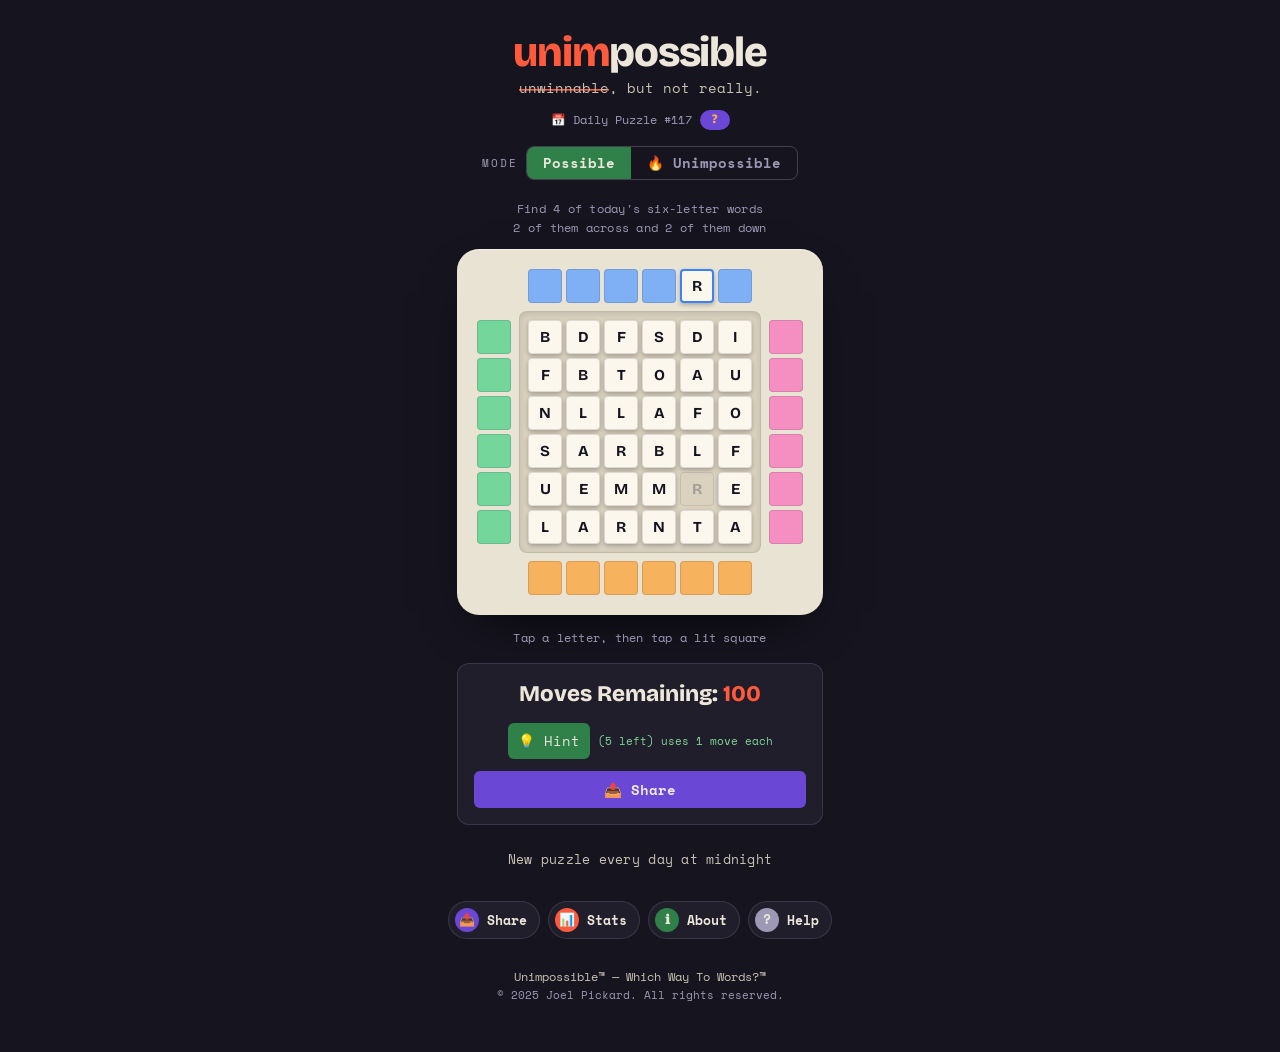
<file: index.html>
<!DOCTYPE html>
<html lang="en">
<head>
<meta charset="UTF-8">
<meta name="viewport" content="width=device-width, initial-scale=1.0">
<title>Unimpossible — Daily Word Puzzle</title>
<meta name="description" content="Probably the hardest word puzzle in the whole wide world. A daily word game from the creator of Directionary.">

<!-- PWA / installable web app -->
<link rel="manifest" href="manifest.json">
<meta name="theme-color" content="#16141F">
<link rel="icon" type="image/png" sizes="32x32" href="images/favicon-32.png">

<!-- iOS ignores the manifest for home-screen behaviour and needs its own tags -->
<link rel="apple-touch-icon" href="images/icon-180.png">
<meta name="apple-mobile-web-app-capable" content="yes">
<meta name="mobile-web-app-capable" content="yes">
<meta name="apple-mobile-web-app-status-bar-style" content="black-translucent">
<meta name="apple-mobile-web-app-title" content="Unimpossible">
<link rel="preconnect" href="https://fonts.googleapis.com">
<link rel="preconnect" href="https://fonts.gstatic.com" crossorigin>
<link href="https://fonts.googleapis.com/css2?family=Bricolage+Grotesque:opsz,wght@12..96,700;12..96,800&family=Space+Mono:wght@400;700&display=swap" rel="stylesheet">
<link rel="stylesheet" href="game/styles.css">
</head>
<body>

  <!-- header -->
  <h1 class="wordmark"><span class="c">unim</span><span class="bone">possible</span></h1>
  <div class="tagline"><span class="strike">unwinnable</span>, but not really.</div>
  <div class="puzzle-line">
    <span>&#128197;</span>
    <span id="dev-unlock">Daily Puzzle #<span id="puzzle-number">0</span></span>
    <button class="help-pill" id="help-pill" aria-label="How to play">?</button>
  </div>

  <!-- mode toggle -->
  <div class="mode-row">
    <span class="mode-label">Mode <span id="mode-lock">&#128274; locked</span></span>
    <div class="toggle" id="toggle-wrap">
      <button id="mode-possible">Possible</button>
      <button id="mode-unimpossible">&#128293; Unimpossible</button>
    </div>
  </div>

  <!-- what you're trying to do — sits above the board -->
  <div class="goal-line goal-main">Find 4 of today's six-letter words</div>
  <div class="goal-line goal-sub">2 of them across and 2 of them down</div>

  <!-- board + panel share a column so the panel matches the board's width -->
  <div class="stack">

    <!-- board: top lane / [left | grid | right] / bottom lane -->
    <div class="board">
      <div class="lane-h" id="lane-top"></div>
      <div class="mid-row">
        <div class="lane-v" id="lane-left"></div>
        <div class="grid" id="grid"></div>
        <div class="lane-v" id="lane-right"></div>
      </div>
      <div class="lane-h" id="lane-bottom"></div>
    </div>

    <!-- inline instruction: teaches the tap mechanic in place -->
    <div class="how-line">Tap a letter, then tap a lit square</div>

    <!-- score panel -->
    <div class="panel">
      <div class="moves-line">Moves Remaining: <span class="c" id="score-value">100</span></div>
      <div id="middle-slot"></div>
      <button class="btn-panel-share rise" id="panel-share">&#128228; Share</button>
    </div>

  </div>

  <!-- daily note — sits above the pills so it reads as information, not boilerplate -->
  <div class="daily-note">New puzzle every day at midnight</div>

  <!-- footer -->
  <div class="footer">
    <button class="pill share rise" id="foot-share"><span class="badge">&#128228;</span>Share</button>
    <button class="pill stats rise" id="foot-stats"><span class="badge">&#128202;</span>Stats</button>
    <button class="pill about rise" id="foot-about"><span class="badge">&#8505;</span>About</button>
    <button class="pill help rise" id="foot-help"><span class="badge">?</span>Help</button>
  </div>

  <!-- page footer / copyright -->
  <footer class="page-footer">
    <div class="footer-mark">Unimpossible&trade; &mdash; Which Way To Words?&trade;</div>
    <div class="footer-copy">&copy; 2025 Joel Pickard. All rights reserved.</div>
  </footer>

  <!-- dev panel — hidden until unlocked by 3 quick taps on "Daily Puzzle" -->
  <button class="dev-toggle" id="dev-toggle" hidden>&#128295; Dev Panel</button>
  <div class="dev-panel" id="dev-panel">
    <button id="dev-new">New Test Puzzle</button>
    <button id="dev-answers">Show Answers</button>
    <button id="dev-test">Test 20 (win + trap-free)</button>
    <div id="dev-answers-out"></div>
    <div id="dev-result"></div>
  </div>

  <!-- modal containers -->
  <div class="overlay" id="modal-overlay"></div>
  <div class="endgame" id="endgame"></div>

  <script src="game/game.js"></script>
  <script src="game/dev.js"></script>

  <!-- register the service worker (enables offline play + installability) -->
  <script>
    if ('serviceWorker' in navigator) {
      window.addEventListener('load', function () {
        navigator.serviceWorker.register('sw.js').catch(function () { /* non-fatal */ });
      });
    }
  </script>

  <!-- Google Analytics 4 (property: Unimpossible). Separate GA4 property from
       Directionary, so both show under one account without commingling data. -->
  <script async src="https://www.googletagmanager.com/gtag/js?id=G-T3J0FS7D3Q"></script>
  <script>
    window.dataLayer = window.dataLayer || [];
    function gtag(){dataLayer.push(arguments);}
    gtag('js', new Date());
    gtag('config', 'G-T3J0FS7D3Q');
  </script>
</body>
</html>
</file>
<file: game/styles.css>
/* ============================================================================
   UNIMPOSSIBLE — styles
   Brand: dark aubergine chrome, light bone play surface, ivory tiles.
   Fonts: Bricolage Grotesque (wordmark + letter tiles), Space Mono (UI text).
   ============================================================================ */

:root {
  --ink: #16141F;
  --ink-soft: #211E2C;
  --bone: #ECE7DA;
  --bone-dim: #C9C3B4;
  --coral: #FF5A3C;
  --lav: #9D99B5;
  --board: #E9E3D4;
  --well: #DAD2BF;
  --ivory: #FBF7EC;
  --green: #2F8049;
  --green-text: #7FD79A;
  --green-dim: #256B3B;
  --purple: #6A47D4;
  --crt-green: #1A5C42;
  --crt-amber: #FFC44D;
  --font-mark: 'Bricolage Grotesque', system-ui, sans-serif;
  --font-mono: 'Space Mono', ui-monospace, monospace;
}

* { margin: 0; padding: 0; box-sizing: border-box; }
html { -webkit-font-smoothing: antialiased; text-rendering: optimizeLegibility; }

body {
  background: var(--ink);
  color: var(--bone);
  font-family: var(--font-mono);
  min-height: 100vh;
  display: flex;
  flex-direction: column;
  align-items: center;
  padding: 32px 16px 48px;
}

/* ---- JTPgaming house style: hover rise on every button ------------------- */
.rise { transition: transform 0.15s ease, background 0.15s ease; }
.rise:hover:not(:disabled) { transform: translateY(-2px); }
.rise:active:not(:disabled) { transform: translateY(0); }
button { font-family: var(--font-mono); cursor: pointer; }
button:disabled { cursor: not-allowed; }

/* ---- header ------------------------------------------------------------- */
.wordmark {
  font-family: var(--font-mark);
  font-weight: 800;
  font-size: 2.6rem;
  letter-spacing: -0.03em;
  line-height: 1;
  margin-bottom: 4px;
}
.wordmark .c { color: var(--coral); }
.wordmark .bone { color: var(--bone); }

.tagline {
  font-size: 0.85rem;
  color: var(--bone-dim);
  margin-bottom: 12px;
}
/* The strike is drawn manually (not text-decoration) so its thickness and
   height can be controlled. Thickness is in em so it SCALES with the text —
   a fixed px line becomes overwhelming at small sizes and swallows the word. */
.strike {
  color: var(--bone-dim);
  background-image: linear-gradient(var(--coral), var(--coral));
  background-size: 100% 0.12em;
  background-position: 0 62%;
  background-repeat: no-repeat;
}

.puzzle-line {
  display: flex;
  align-items: center;
  gap: 8px;
  font-size: 0.72rem;
  color: var(--lav);
  margin-bottom: 16px;
}
.help-pill {
  background: var(--purple);
  color: #FFB347;
  border: none;
  border-radius: 999px;
  width: 30px;
  height: 20px;
  font-family: var(--font-mark);
  font-weight: 800;
  font-size: 0.8rem;
  line-height: 1;
  padding: 0;
  display: inline-flex;
  align-items: center;
  justify-content: center;
  transition: transform 0.15s ease;
}
.help-pill:hover { transform: scale(1.12); }
.help-pill:active { transform: scale(1.05); }

/* ---- mode toggle -------------------------------------------------------- */
.mode-row {
  display: flex;
  align-items: center;
  gap: 8px;
  margin-bottom: 20px;
}
.mode-label {
  font-size: 0.68rem;
  letter-spacing: 0.18em;
  text-transform: uppercase;
  color: var(--lav);
}
#mode-lock { text-transform: none; color: var(--bone-dim); }
.toggle {
  display: inline-flex;
  border-radius: 8px;
  overflow: hidden;
  border: 1px solid rgba(157,153,181,0.33);
}
.toggle.locked { opacity: 0.6; }
.toggle button {
  padding: 6px 16px;
  font-size: 0.85rem;
  font-weight: 600;
  background: transparent;
  color: var(--lav);
  border: none;
  white-space: nowrap;
  transition: background 0.15s, color 0.15s;
}
#mode-possible.active { background: var(--green); color: var(--bone); }
#mode-unimpossible.active { background: var(--coral); color: var(--bone); }

/* ---- board -------------------------------------------------------------- */
.board {
  background: var(--board);
  padding: 20px;
  border-radius: 22px;
  box-shadow: 0 20px 50px -24px #000, inset 0 1px 0 rgba(255,255,255,0.4);
  display: flex;
  flex-direction: column;
  align-items: center;
  gap: 8px;
}
.lane-row { display: flex; gap: 4px; }
.mid-row { display: flex; align-items: flex-start; gap: 8px; }

/* lanes */
.lane-h { display: flex; gap: 4px; }
.lane-v { display: flex; flex-direction: column; gap: 4px; padding-top: 9px; }
/* "no" head-shake for a completed-but-wrong word (Possible mode). Side to side
   = human "no". Starts from centre (half swing) then full ±4px swings, home. */
.shake-no { animation: shake-no 350ms ease-in-out; }
@keyframes shake-no {
  0%   { transform: translateX(0); }
  20%  { transform: translateX(-4px); }
  40%  { transform: translateX(4px); }
  60%  { transform: translateX(-4px); }
  80%  { transform: translateX(4px); }
  100% { transform: translateX(0); }
}
.slot, .cell, .grid-tile, .lane-letter, .ghost, .cell.empty {
  width: 34px; height: 34px;
  display: flex; align-items: center; justify-content: center;
  font-weight: 700; font-size: 0.95rem;
}
.slot { font-family: var(--font-mark); }
.lane-letter { width: 100%; height: 100%; }

/* grid */
.grid {
  display: grid;
  grid-template-columns: repeat(6, 34px);
  grid-template-rows: repeat(6, 34px);
  gap: 4px;
  padding: 8px;
  background: var(--well);
  border: 1px solid rgba(22,20,31,0.13);
  border-radius: 8px;
  box-shadow: inset 0 2px 6px rgba(22,20,31,0.12);
}
.cell { position: relative; border-radius: 4px; }
.cell.empty { border: 1px solid rgba(22,20,31,0.12); background: rgba(22,20,31,0.04); }
.grid-tile {
  width: 100%; height: 100%;
  border-radius: 4px;
  cursor: grab;
}
.grid-tile:active { cursor: grabbing; }
.ghost {
  width: 100%; height: 100%;
  font-family: var(--font-mark);   /* match the real tiles, not the default font */
  color: rgba(22,20,31,0.28);
  border: 1px solid rgba(22,20,31,0.10);
  border-radius: 4px;
}
/* countdown tiles: old-computer-terminal theme (matches the Directionary
   countdown) — deep green face, amber letters, so the finished board is
   unmistakably a different state from an active game */
.countdown-tile {
  width: 100%;
  height: 100%;
  display: flex;
  align-items: center;
  justify-content: center;
  background: var(--crt-green);
  color: var(--crt-amber);
  font-family: var(--font-mark);
  font-weight: 800;
  border-radius: 4px;
  box-shadow: 0 2px 4px rgba(22,20,31,0.28);
  text-shadow: 0 0 6px rgba(255,176,0,0.45);
}

.grid-pulse { animation: pulse 1s ease-in-out infinite; }
@keyframes pulse { 0%,100% { opacity: 1; } 50% { opacity: 0.6; } }

/* valid tap destinations: gentle breathing so they read as "alive and waiting" */
.target-pulse { animation: target-breathe 1.2s ease-in-out infinite; }
@keyframes target-breathe { 0%,100% { opacity: 1; } 50% { opacity: 0.72; } }
.slot { transition: transform 0.12s ease, background 0.12s ease; }

/* ---- score panel -------------------------------------------------------- */
/* board + panel column: the board sets the width, the panel stretches to match */
.stack {
  display: flex;
  flex-direction: column;
  align-items: stretch;
}

/* inline instruction between the board and the panel.
   width:0 + min-width:100% is the trick that stops this long line from
   *setting* the column width — it takes the board's width and wraps inside it,
   instead of stretching the board and panel out to fit one long line. */
.how-line {
  width: 0;
  min-width: 100%;
  margin-top: 14px;
  text-align: center;
  font-size: 0.74rem;
  color: var(--lav);
  letter-spacing: 0.02em;
  line-height: 1.5;
}

/* goal line: what you're trying to do, above the board. Sits in normal page
   flow (outside .stack) so it centres on the page without stretching anything. */
.goal-line {
  max-width: 340px;
  margin: 0 auto 12px;
  text-align: center;
  font-size: 0.74rem;
  color: var(--lav);
  letter-spacing: 0.02em;
  line-height: 1.5;
}
/* the two goal lines are an equal pair — same size and weight, just sitting
   tight together as one two-line instruction */
.goal-main { margin-bottom: 2px; }

.panel {
  width: 100%;
  background: var(--ink-soft);
  border: 1px solid rgba(157,153,181,0.2);
  border-radius: 12px;
  padding: 16px;
  margin-top: 16px;
}
.moves-line {
  text-align: center;
  font-family: var(--font-mark);
  font-weight: 800;
  font-size: 1.4rem;
  margin-bottom: 12px;
  position: relative;   /* anchor for the +6 refund popup */
}
.moves-line .c { color: var(--coral); }
/* "+6" celebration that floats up and fades when a word is completed */
.refund-pop {
  position: absolute;
  left: 50%;
  top: -4px;
  transform: translateX(-50%);
  color: var(--green-text);
  font-family: var(--font-mark);
  font-weight: 800;
  font-size: 1.1rem;
  pointer-events: none;
  animation: refund-float 1.4s ease-out forwards;
}
@keyframes refund-float {
  0%   { opacity: 0; transform: translate(-50%, 4px); }
  15%  { opacity: 1; transform: translate(-50%, -2px); }
  70%  { opacity: 1; transform: translate(-50%, -14px); }
  100% { opacity: 0; transform: translate(-50%, -26px); }
}
#middle-slot {
  min-height: 44px;
  display: flex;
  flex-direction: column;
  align-items: center;
  justify-content: center;
  margin-bottom: 8px;
}
/* Button and note sit side by side on one line. The panel is now board-width
   (334px desktop / 302px mobile inner) and the pair needs ~243px, so it fits
   with ~20% to spare. Both are nowrap so the panel height can never change. */
.hint-row {
  display: flex;
  flex-direction: row;
  align-items: center;
  justify-content: center;
  gap: 8px;
  width: 100%;
}
.btn-hint {
  background: var(--green);
  color: var(--bone);
  border: none;
  border-radius: 6px;
  padding: 8px 10px;
  font-size: 0.85rem;
  white-space: nowrap;
  flex: 0 0 auto;
}
.btn-hint.is-disabled { background: rgba(157,153,181,0.2); color: var(--bone-dim); }
.hint-note { font-size: 0.68rem; color: var(--green-text); white-space: nowrap; flex: 0 0 auto; }
.hint-msg {
  width: 100%;
  text-align: center;
  color: var(--coral);
  font-size: 0.82rem;
  font-weight: 700;
  line-height: 1.35;
  margin-top: 8px;
  white-space: normal;
}
.hardest-banner {
  width: 100%;
  text-align: center;
  color: var(--coral);
  border: 1px solid rgba(255,90,60,0.4);
  border-radius: 6px;
  padding: 8px 12px;
  font-size: 0.9rem;
  font-weight: 700;
  white-space: nowrap;
}
.btn-panel-share {
  width: 100%;
  background: var(--purple);
  color: var(--bone);
  border: none;
  border-radius: 6px;
  padding: 8px 12px;
  font-size: 0.9rem;
  font-weight: 700;
}

/* ---- footer ------------------------------------------------------------- */
.footer {
  display: flex;
  flex-wrap: wrap;
  justify-content: center;
  gap: 8px;
  margin-top: 32px;
}
.pill {
  display: flex;
  align-items: center;
  gap: 8px;
  background: var(--ink-soft);
  border: 1px solid rgba(157,153,181,0.2);
  border-radius: 999px;
  padding: 6px 12px 6px 6px;
  font-weight: 700;
  font-size: 0.82rem;
  color: var(--bone);
}
.pill .badge {
  width: 24px; height: 24px;
  display: flex; align-items: center; justify-content: center;
  border-radius: 999px;
  color: var(--bone);
  font-size: 0.8rem;
}
.pill.share .badge { background: var(--purple); }
.pill.stats .badge { background: var(--coral); }
.pill.about .badge { background: var(--green); }
.pill.help .badge { background: var(--lav); }

/* daily note — above the pills, given weight so it reads as real information */
.daily-note {
  margin-top: 24px;
  font-size: 0.82rem;
  color: var(--bone-dim);
  letter-spacing: 0.02em;
}

/* page footer / copyright */
.page-footer {
  margin-top: 28px;
  text-align: center;
  line-height: 1.6;
}
.footer-mark {
  font-size: 0.75rem;
  color: var(--bone-dim);
}
.footer-copy {
  font-size: 0.7rem;
  color: var(--lav);
}

/* ---- modals ------------------------------------------------------------- */
.overlay, .endgame {
  position: fixed;
  inset: 0;
  background: rgba(0,0,0,0.7);
  display: none;
  align-items: center;
  justify-content: center;
  padding: 16px;
  z-index: 50;
}
.modal {
  position: relative;
  background: var(--ink-soft);
  border: 1px solid rgba(157,153,181,0.33);
  border-radius: 14px;
  padding: 24px;
  max-width: 440px;
  width: 100%;
  max-height: 85vh;
  overflow-y: auto;
  color: var(--bone);
}
.modal.win { border-color: var(--coral); text-align: center; max-width: 400px; }
.modal.loss { border-color: rgba(157,153,181,0.4); text-align: center; max-width: 400px; }
.modal p { font-size: 0.9rem; color: var(--bone-dim); margin-bottom: 12px; line-height: 1.5; }
.modal p .g { color: var(--green); }
.modal a { color: var(--coral); font-weight: 700; text-decoration: none; }
.modal a:hover { text-decoration: underline; }
.modal p .c { color: var(--coral); }
.modal-title {
  font-family: var(--font-mark);
  font-weight: 800;
  font-size: 1.4rem;
  color: var(--coral);
  margin-bottom: 12px;
}
/* section headers inside the rules modal */
.rules-h {
  font-family: var(--font-mark);
  font-weight: 800;
  font-size: 0.95rem;
  color: var(--bone);
  margin: 18px 0 6px;
  letter-spacing: 0.02em;
}
.modal-x {
  position: absolute;
  top: 12px; right: 12px;
  width: 32px; height: 32px;
  border-radius: 999px;
  background: var(--bone);
  color: var(--ink);
  border: none;
  font-size: 1.1rem;
  font-weight: 700;
  display: flex; align-items: center; justify-content: center;
  line-height: 1;
}
.modal-x:hover { background: var(--bone-dim); }
.modal-foot { margin-top: 20px; text-align: center; }
.btn-gotit, .btn-share {
  background: var(--coral);
  color: var(--bone);
  border: none;
  border-radius: 8px;
  padding: 10px 24px;
  font-weight: 700;
  font-size: 0.9rem;
}
.btn-share { padding: 12px 24px; }
.muted { color: var(--lav); font-size: 0.85rem; }
.muted.small { font-size: 0.72rem; margin-top: 8px; }

.wordmark-sm {
  font-family: var(--font-mark);
  font-weight: 800;
  font-size: 1.6rem;
  margin-bottom: 4px;
}
.wordmark-sm .c { color: var(--coral); }

/* about contact + email image */
.contact { margin: 16px 0 8px; }
.contact-label {
  font-size: 0.75rem;
  letter-spacing: 0.1em;
  text-transform: uppercase;
  color: var(--lav);
  margin-bottom: 8px;
}
.email-img { max-width: 100%; height: auto; border-radius: 6px; display: block; }

/* stats */
.stats-grid {
  display: grid;
  grid-template-columns: repeat(3, 1fr);
  gap: 10px;
  margin-bottom: 12px;
}
.stat {
  background: var(--ink);
  border: 1px solid rgba(157,153,181,0.2);
  border-radius: 8px;
  padding: 12px 6px;
  text-align: center;
}
.stat-num { font-family: var(--font-mark); font-weight: 800; font-size: 1.5rem; color: var(--bone); }
.stat-lbl { font-size: 0.62rem; color: var(--lav); text-transform: uppercase; letter-spacing: 0.05em; }

/* share */
.share-preview {
  background: var(--ink);
  border: 1px solid rgba(157,153,181,0.2);
  border-radius: 8px;
  padding: 16px;
  text-align: center;
  font-size: 0.9rem;
  line-height: 1.5;
  color: var(--bone);
  margin-bottom: 16px;
}
.share-actions { text-align: center; }
.btn-copy {
  background: var(--purple);
  color: var(--bone);
  border: none;
  border-radius: 8px;
  padding: 10px 24px;
  font-weight: 700;
  font-size: 0.9rem;
}
.btn-copy.copied { background: var(--green); }

/* win/loss internals */
.big-emoji { font-size: 3.5rem; margin-bottom: 12px; }
.win-title { font-family: var(--font-mark); font-weight: 800; font-size: 1.5rem; margin-bottom: 8px; }
.win-title .c { color: var(--coral); }
.final { margin: 8px 0; }
.final .big { font-family: var(--font-mark); font-weight: 800; font-size: 1.6rem; }
.answer {
  background: var(--ink);
  border-radius: 8px;
  padding: 12px;
  margin: 16px 0;
  font-size: 0.9rem;
  line-height: 1.6;
}

/* ---- dev panel ---------------------------------------------------------- */
.dev-toggle[hidden] { display: none !important; }
.dev-toggle {
  margin-top: 16px;
  background: var(--ink-soft);
  color: var(--lav);
  border: 1px solid rgba(157,153,181,0.27);
  border-radius: 6px;
  padding: 4px 8px;
  font-size: 0.72rem;
}
.dev-panel { margin-top: 8px; text-align: center; display: none; }
.dev-panel.open { display: block; }
.dev-panel button {
  background: var(--ink-soft);
  color: var(--bone);
  border: 1px solid rgba(157,153,181,0.27);
  border-radius: 6px;
  padding: 6px 10px;
  font-size: 0.72rem;
  margin: 2px;
}
#dev-result { font-size: 0.7rem; color: var(--green-text); margin-top: 8px; white-space: pre-line; }
#dev-answers-out {
  font-size: 0.78rem;
  margin-top: 8px;
  line-height: 1.7;
  letter-spacing: 0.04em;
}

@media (max-width: 420px) {
  .slot, .cell, .grid-tile, .lane-letter, .ghost, .cell.empty { width: 30px; height: 30px; font-size: 0.85rem; }
  .grid { grid-template-columns: repeat(6, 30px); grid-template-rows: repeat(6, 30px); }
  .wordmark { font-size: 2.1rem; }
  /* keep the tagline legible — the struck word gets illegible if this shrinks */
  .tagline { font-size: 0.82rem; }
  /* keep both toggle halves on a single line */
  .toggle button { padding: 6px 10px; font-size: 0.78rem; }
  .mode-label { font-size: 0.6rem; letter-spacing: 0.12em; }
}
</file>
